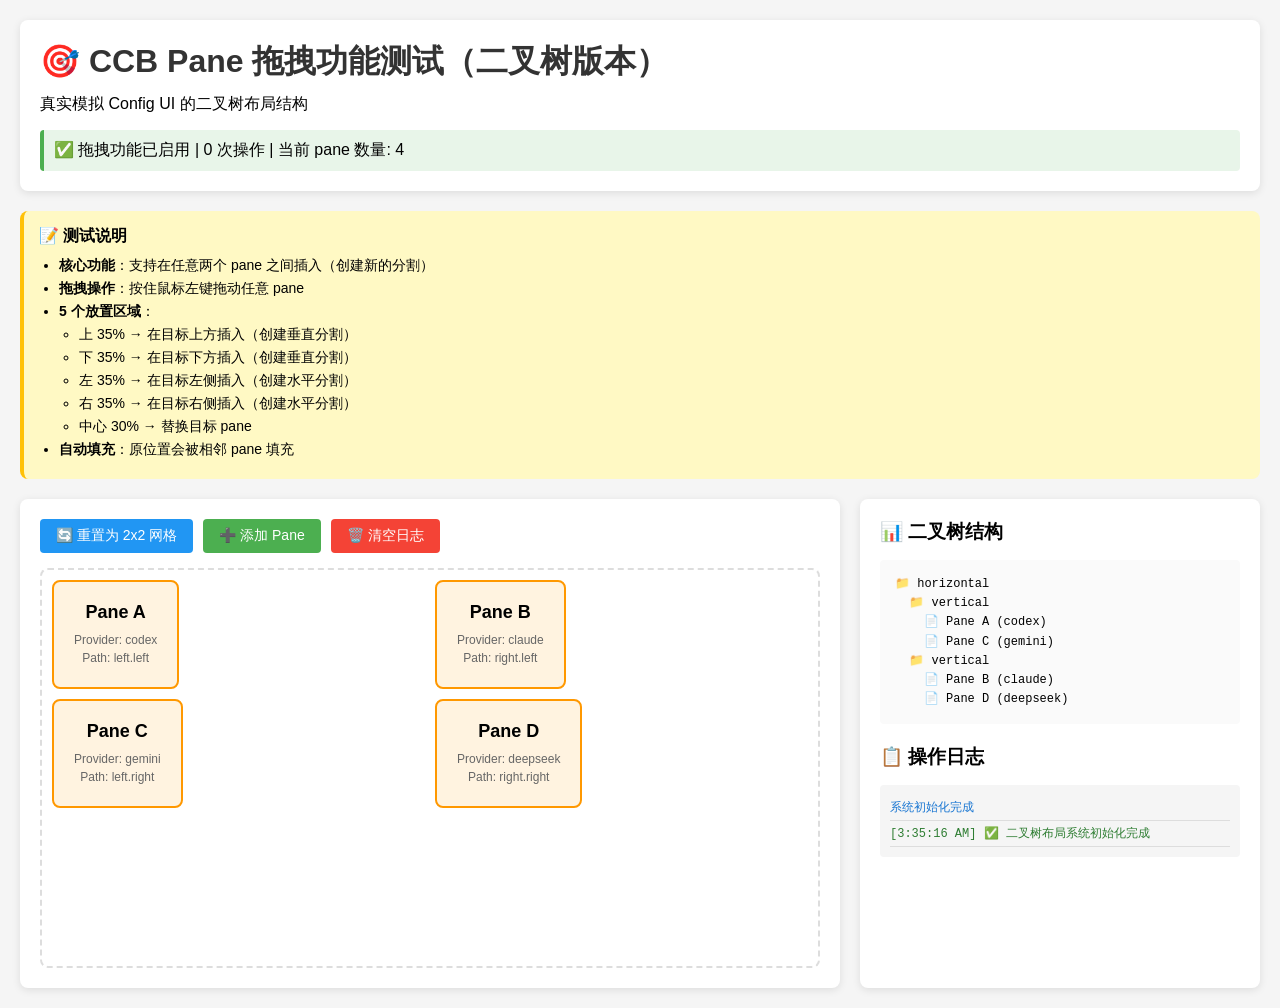
<file: assets/config_ui/drag-test-tree.html>
<!DOCTYPE html>
<html lang="zh-CN">
<head>
  <meta charset="UTF-8">
  <meta name="viewport" content="width=device-width, initial-scale=1.0">
  <title>Pane 拖拽功能测试（二叉树版本）</title>
  <style>
    * {
      box-sizing: border-box;
      margin: 0;
      padding: 0;
    }

    body {
      font-family: -apple-system, BlinkMacSystemFont, "Segoe UI", sans-serif;
      background: #f5f5f5;
      padding: 20px;
    }

    .container {
      max-width: 1400px;
      margin: 0 auto;
    }

    .header {
      background: white;
      padding: 20px;
      border-radius: 8px;
      margin-bottom: 20px;
      box-shadow: 0 2px 8px rgba(0,0,0,0.1);
    }

    h1 {
      margin-bottom: 10px;
      color: #333;
    }

    .status {
      padding: 10px;
      background: #e8f5e9;
      border-left: 4px solid #4caf50;
      margin-top: 15px;
      border-radius: 4px;
    }

    .main-content {
      display: grid;
      grid-template-columns: 1fr 400px;
      gap: 20px;
    }

    .layout-container {
      background: white;
      padding: 20px;
      border-radius: 8px;
      box-shadow: 0 2px 8px rgba(0,0,0,0.1);
    }

    .sidebar {
      background: white;
      padding: 20px;
      border-radius: 8px;
      box-shadow: 0 2px 8px rgba(0,0,0,0.1);
    }

    .toolbar {
      margin-bottom: 15px;
      display: flex;
      gap: 10px;
      flex-wrap: wrap;
    }

    .btn {
      padding: 8px 16px;
      background: #2196f3;
      color: white;
      border: none;
      border-radius: 4px;
      cursor: pointer;
      font-size: 14px;
    }

    .btn:hover {
      background: #1976d2;
    }

    .btn-success {
      background: #4caf50;
    }

    .btn-success:hover {
      background: #388e3c;
    }

    .btn-danger {
      background: #f44336;
    }

    .btn-danger:hover {
      background: #d32f2f;
    }

    /* 布局渲染样式 */
    #layoutPreview {
      min-height: 400px;
      border: 2px dashed #ddd;
      border-radius: 8px;
      padding: 10px;
    }

    .layout-node {
      display: flex;
      height: 100%;
      position: relative;
    }

    .layout-node.branch {
      gap: 10px;
    }

    .layout-node.branch.horizontal {
      flex-direction: row;
    }

    .layout-node.branch.vertical {
      flex-direction: column;
    }

    .layout-node.branch > * {
      flex: 1;
    }

    .pane {
      display: flex;
      flex-direction: column;
      justify-content: center;
      align-items: center;
      background: #fff3e0;
      border: 2px solid #ff9800;
      border-radius: 8px;
      padding: 20px;
      cursor: move;
      user-select: none;
      transition: all 0.15s ease;
      min-height: 100px;
    }

    .pane[draggable="true"] {
      cursor: grab;
    }

    .pane[draggable="true"]:active {
      cursor: grabbing;
    }

    .pane:hover {
      background: #ffe0b2;
      transform: scale(1.02);
    }

    .pane.dragging {
      opacity: 0.4;
      cursor: grabbing;
      transform: scale(0.95);
    }

    .pane.drag-over {
      border-color: #2196f3;
      box-shadow: inset 0 0 0 2px #2196f3;
      background: #e3f2fd;
    }

    .pane-name {
      font-size: 18px;
      font-weight: bold;
      margin-bottom: 8px;
    }

    .pane-meta {
      font-size: 12px;
      color: #666;
      margin: 2px 0;
    }

    .drop-indicator {
      position: absolute;
      background: #2196f3;
      opacity: 0.7;
      z-index: 100;
      pointer-events: none;
      box-shadow: 0 0 8px rgba(33, 150, 243, 0.5);
    }

    .drop-indicator.vertical {
      height: 4px;
      width: 100%;
      left: 0;
      border-radius: 2px;
    }

    .drop-indicator.horizontal {
      width: 4px;
      height: 100%;
      top: 0;
      border-radius: 2px;
    }

    .drop-indicator.top { top: -2px; }
    .drop-indicator.bottom { bottom: -2px; }
    .drop-indicator.left { left: -2px; }
    .drop-indicator.right { right: -2px; }

    .log {
      background: #f5f5f5;
      padding: 10px;
      border-radius: 4px;
      max-height: 300px;
      overflow-y: auto;
      font-family: monospace;
      font-size: 12px;
      margin-top: 15px;
    }

    .log-entry {
      padding: 4px 0;
      border-bottom: 1px solid #ddd;
    }

    .log-entry.success {
      color: #2e7d32;
    }

    .log-entry.info {
      color: #1976d2;
    }

    .tree-view {
      background: #fafafa;
      padding: 15px;
      border-radius: 4px;
      font-family: monospace;
      font-size: 12px;
      margin-top: 15px;
      overflow-x: auto;
    }

    .tree-view pre {
      margin: 0;
      line-height: 1.6;
    }

    .instructions {
      background: #fff9c4;
      padding: 15px;
      border-radius: 8px;
      margin-bottom: 20px;
      border-left: 4px solid #ffc107;
    }

    .instructions h3 {
      margin-bottom: 10px;
      font-size: 16px;
    }

    .instructions ul {
      margin-left: 20px;
      font-size: 14px;
    }

    .instructions li {
      margin: 5px 0;
    }
  </style>
</head>
<body>
  <div class="container">
    <div class="header">
      <h1>🎯 CCB Pane 拖拽功能测试（二叉树版本）</h1>
      <p>真实模拟 Config UI 的二叉树布局结构</p>
      <div class="status">
        ✅ 拖拽功能已启用 | <span id="operationCount">0</span> 次操作 | 当前 pane 数量: <span id="paneCount">4</span>
      </div>
    </div>

    <div class="instructions">
      <h3>📝 测试说明</h3>
      <ul>
        <li><strong>核心功能</strong>：支持在任意两个 pane 之间插入（创建新的分割）</li>
        <li><strong>拖拽操作</strong>：按住鼠标左键拖动任意 pane</li>
        <li><strong>5 个放置区域</strong>：
          <ul>
            <li>上 35% → 在目标上方插入（创建垂直分割）</li>
            <li>下 35% → 在目标下方插入（创建垂直分割）</li>
            <li>左 35% → 在目标左侧插入（创建水平分割）</li>
            <li>右 35% → 在目标右侧插入（创建水平分割）</li>
            <li>中心 30% → 替换目标 pane</li>
          </ul>
        </li>
        <li><strong>自动填充</strong>：原位置会被相邻 pane 填充</li>
      </ul>
    </div>

    <div class="main-content">
      <div class="layout-container">
        <div class="toolbar">
          <button class="btn" onclick="resetLayout()">🔄 重置为 2x2 网格</button>
          <button class="btn btn-success" onclick="addPane()">➕ 添加 Pane</button>
          <button class="btn btn-danger" onclick="clearLog()">🗑️ 清空日志</button>
        </div>

        <div id="layoutPreview"></div>
      </div>

      <div class="sidebar">
        <h3>📊 二叉树结构</h3>
        <div class="tree-view" id="treeView"></div>

        <h3 style="margin-top: 20px;">📋 操作日志</h3>
        <div class="log" id="log">
          <div class="log-entry info">系统初始化完成</div>
        </div>
      </div>
    </div>
  </div>

  <script>
    // ========================================================================
    // 二叉树数据结构
    // ========================================================================

    let tree = {
      kind: "horizontal",
      left: {
        kind: "vertical",
        left: { kind: "leaf", name: "Pane A", provider: "codex" },
        right: { kind: "leaf", name: "Pane C", provider: "gemini" }
      },
      right: {
        kind: "vertical",
        left: { kind: "leaf", name: "Pane B", provider: "claude" },
        right: { kind: "leaf", name: "Pane D", provider: "deepseek" }
      }
    };

    let dragState = {
      draggedPath: null,
      draggedNode: null,
      targetPath: null,
      dropPosition: null
    };

    let operationCount = 0;
    let nextPaneId = 5;

    // ========================================================================
    // 工具函数
    // ========================================================================

    function clone(obj) {
      return JSON.parse(JSON.stringify(obj));
    }

    function pathKey(path) {
      return path.join(".");
    }

    function nodeAtPath(tree, path) {
      let node = tree;
      for (const step of path) {
        if (!node || node.kind === "leaf") return null;
        node = node[step];
      }
      return node;
    }

    function replaceNodeAtPath(tree, path, newNode) {
      if (path.length === 0) return clone(newNode);

      const newTree = clone(tree);
      let node = newTree;

      for (let i = 0; i < path.length - 1; i++) {
        node = node[path[i]];
      }

      node[path[path.length - 1]] = clone(newNode);
      return newTree;
    }

    function findNodePath(tree, nodeName, currentPath = []) {
      if (!tree) return null;

      if (tree.kind === "leaf") {
        return tree.name === nodeName ? currentPath : null;
      }

      const leftPath = findNodePath(tree.left, nodeName, [...currentPath, "left"]);
      if (leftPath) return leftPath;

      return findNodePath(tree.right, nodeName, [...currentPath, "right"]);
    }

    function countPanes(tree) {
      if (!tree) return 0;
      if (tree.kind === "leaf") return 1;
      return countPanes(tree.left) + countPanes(tree.right);
    }

    function removePaneFromTree(tree, path) {
      if (!path || path.length === 0) {
        return tree;
      }

      const parentPath = path.slice(0, -1);
      const side = path[path.length - 1];

      if (parentPath.length === 0) {
        const parent = tree;
        if (parent.kind === "leaf") return tree;
        const sibling = clone(parent[side === "left" ? "right" : "left"]);
        return sibling;
      }

      const parent = nodeAtPath(tree, parentPath);
      if (!parent || parent.kind === "leaf") return tree;

      const sibling = clone(parent[side === "left" ? "right" : "left"]);
      return replaceNodeAtPath(tree, parentPath, sibling);
    }

    function insertPaneAtPosition(tree, targetPath, newNode, position) {
      const target = nodeAtPath(tree, targetPath);
      if (!target) return tree;

      if (position === "center") {
        return replaceNodeAtPath(tree, targetPath, clone(newNode));
      }

      const kind = (position === "top" || position === "bottom") ? "vertical" : "horizontal";
      const isLeft = (position === "top" || position === "left");

      const newBranch = {
        kind,
        left: isLeft ? clone(newNode) : clone(target),
        right: isLeft ? clone(target) : clone(newNode)
      };

      return replaceNodeAtPath(tree, targetPath, newBranch);
    }

    function isSamePath(path1, path2) {
      if (!path1 || !path2) return false;
      if (path1.length !== path2.length) return false;
      return path1.every((part, index) => part === path2[index]);
    }

    function isAncestorPath(ancestorPath, descendantPath) {
      if (!ancestorPath || !descendantPath) return false;
      if (ancestorPath.length >= descendantPath.length) return false;
      return ancestorPath.every((part, index) => part === descendantPath[index]);
    }

    // ========================================================================
    // 渲染函数
    // ========================================================================

    function renderTreeHtml(node, path = []) {
      if (node.kind !== "leaf") {
        return `<div class="layout-node branch ${node.kind}">
          ${renderTreeHtml(node.left, [...path, "left"])}
          ${renderTreeHtml(node.right, [...path, "right"])}
        </div>`;
      }

      const pathStr = pathKey(path);
      return `<div class="layout-node">
        <button
          type="button"
          class="pane"
          data-pane-path="${pathStr}"
          draggable="true"
          data-drag-agent="${node.name}"
        >
          <div class="pane-name">${node.name}</div>
          <div class="pane-meta">Provider: ${node.provider}</div>
          <div class="pane-meta">Path: ${pathStr}</div>
        </button>
      </div>`;
    }

    function renderTree() {
      const container = document.getElementById('layoutPreview');
      container.innerHTML = renderTreeHtml(tree);
      bindPaneDragDrop(container);

      // 更新统计
      document.getElementById('paneCount').textContent = countPanes(tree);
      renderTreeStructure();
    }

    function renderTreeStructure() {
      const treeView = document.getElementById('treeView');

      function treeToString(node, indent = 0) {
        const prefix = '  '.repeat(indent);
        if (node.kind === "leaf") {
          return `${prefix}📄 ${node.name} (${node.provider})`;
        }
        return `${prefix}📁 ${node.kind}\n${treeToString(node.left, indent + 1)}\n${treeToString(node.right, indent + 1)}`;
      }

      treeView.innerHTML = `<pre>${treeToString(tree)}</pre>`;
    }

    // ========================================================================
    // 拖拽逻辑
    // ========================================================================

    function calculateDropPosition(targetElement, event) {
      const rect = targetElement.getBoundingClientRect();
      const x = event.clientX - rect.left;
      const y = event.clientY - rect.top;
      const width = rect.width;
      const height = rect.height;
      const threshold = 0.35;

      if (y < height * threshold) return "top";
      if (y > height * (1 - threshold)) return "bottom";
      if (x < width * threshold) return "left";
      if (x > width * (1 - threshold)) return "right";
      return "center";
    }

    function showDropIndicator(targetPane, position) {
      removeDropIndicators();
      if (position === "center") return;

      const container = targetPane.closest(".layout-node");
      if (!container) return;

      const indicator = document.createElement("div");
      indicator.className = `drop-indicator ${
        position === "top" || position === "bottom" ? "vertical" : "horizontal"
      } ${position}`;

      container.style.position = "relative";
      container.appendChild(indicator);
    }

    function removeDropIndicators() {
      document.querySelectorAll(".drop-indicator").forEach((el) => el.remove());
    }

    function performPaneDrop(fromPath, toPath, position) {
      if (isSamePath(fromPath, toPath)) {
        return;
      }

      if (isAncestorPath(fromPath, toPath)) {
        logAction('❌ 不能拖拽到自己的子节点', 'error');
        return;
      }

      const draggedNode = clone(nodeAtPath(tree, fromPath));
      if (!draggedNode) {
        logAction('❌ 找不到被拖拽的节点', 'error');
        return;
      }

      // 先保存目标节点信息（在移除之前）
      const targetNode = nodeAtPath(tree, toPath);
      if (!targetNode) {
        logAction('❌ 找不到目标节点', 'error');
        return;
      }
      const targetNodeName = targetNode.name;

      logAction(`📋 拖拽前: ${draggedNode.name} (${pathKey(fromPath)}) → ${targetNodeName} (${pathKey(toPath)})`, 'info');

      // 移除被拖拽的节点
      tree = removePaneFromTree(tree, fromPath);

      // 重新查找目标节点的新路径（因为树结构改变了）
      const newToPath = findNodePath(tree, targetNodeName);
      if (!newToPath) {
        logAction(`❌ 移除后找不到目标节点 ${targetNodeName}`, 'error');
        return;
      }

      logAction(`📋 拖拽后目标新路径: ${pathKey(newToPath)}`, 'info');

      // 在新位置插入
      tree = insertPaneAtPosition(tree, newToPath, draggedNode, position);

      operationCount++;
      document.getElementById('operationCount').textContent = operationCount;

      const positionName = { top: '上方', bottom: '下方', left: '左侧', right: '右侧', center: '替换' }[position];
      logAction(`✅ ${draggedNode.name} → ${targetNodeName} (${positionName})`, 'success');

      renderTree();
    }

    function bindPaneDragDrop(container) {
      if (!container) return;

      const panes = container.querySelectorAll(".pane[draggable]");

      panes.forEach((pane) => {
        pane.addEventListener("dragstart", (event) => {
          const pathStr = pane.dataset.panePath;
          if (!pathStr) return;

          dragState.draggedPath = pathStr.split(".");
          dragState.draggedNode = nodeAtPath(tree, dragState.draggedPath);

          pane.classList.add("dragging");
          event.dataTransfer.effectAllowed = "move";
          event.dataTransfer.setData("text/plain", pane.dataset.dragAgent || "pane");

          logAction(`🖱️ 开始拖拽: ${dragState.draggedNode.name}`, 'info');
        });

        pane.addEventListener("dragend", (event) => {
          pane.classList.remove("dragging");
          container.querySelectorAll(".pane").forEach((p) => {
            p.classList.remove("drag-over");
          });
          removeDropIndicators();

          dragState = {
            draggedPath: null,
            draggedNode: null,
            targetPath: null,
            dropPosition: null
          };
        });

        pane.addEventListener("dragenter", (event) => {
          if (!dragState.draggedPath) return;

          const targetPathStr = pane.dataset.panePath;
          if (!targetPathStr) return;

          const targetPath = targetPathStr.split(".");

          if (isSamePath(dragState.draggedPath, targetPath)) return;
          if (isAncestorPath(dragState.draggedPath, targetPath)) return;

          event.preventDefault();
          pane.classList.add("drag-over");
        });

        pane.addEventListener("dragover", (event) => {
          if (!dragState.draggedPath) return;

          const targetPathStr = pane.dataset.panePath;
          if (!targetPathStr) return;

          const targetPath = targetPathStr.split(".");

          if (isSamePath(dragState.draggedPath, targetPath)) return;
          if (isAncestorPath(dragState.draggedPath, targetPath)) return;

          event.preventDefault();
          event.dataTransfer.dropEffect = "move";

          const position = calculateDropPosition(pane, event);
          dragState.targetPath = targetPath;
          dragState.dropPosition = position;

          showDropIndicator(pane, position);
        });

        pane.addEventListener("dragleave", (event) => {
          if (event.target === pane && !pane.contains(event.relatedTarget)) {
            pane.classList.remove("drag-over");
          }
        });

        pane.addEventListener("drop", (event) => {
          event.preventDefault();
          event.stopPropagation();

          pane.classList.remove("drag-over");
          removeDropIndicators();

          if (!dragState.draggedPath || !dragState.targetPath || !dragState.dropPosition) {
            return;
          }

          performPaneDrop(
            dragState.draggedPath,
            dragState.targetPath,
            dragState.dropPosition
          );
        });
      });
    }

    // ========================================================================
    // 按钮操作
    // ========================================================================

    function resetLayout() {
      tree = {
        kind: "horizontal",
        left: {
          kind: "vertical",
          left: { kind: "leaf", name: "Pane A", provider: "codex" },
          right: { kind: "leaf", name: "Pane C", provider: "gemini" }
        },
        right: {
          kind: "vertical",
          left: { kind: "leaf", name: "Pane B", provider: "claude" },
          right: { kind: "leaf", name: "Pane D", provider: "deepseek" }
        }
      };
      operationCount = 0;
      nextPaneId = 5;
      document.getElementById('operationCount').textContent = operationCount;
      logAction('🔄 布局已重置为 2x2 网格', 'info');
      renderTree();
    }

    function addPane() {
      const providers = ['codex', 'claude', 'gemini', 'deepseek', 'opencode'];
      const newPane = {
        kind: "leaf",
        name: `Pane ${String.fromCharCode(64 + nextPaneId)}`,
        provider: providers[(nextPaneId - 1) % providers.length]
      };

      // 在根节点右侧添加
      tree = {
        kind: "horizontal",
        left: clone(tree),
        right: newPane
      };

      nextPaneId++;
      logAction(`➕ 添加了 ${newPane.name}`, 'success');
      renderTree();
    }

    function clearLog() {
      document.getElementById('log').innerHTML = '<div class="log-entry info">日志已清空</div>';
    }

    function logAction(message, type = 'info') {
      const log = document.getElementById('log');
      const entry = document.createElement('div');
      entry.className = `log-entry ${type}`;
      const time = new Date().toLocaleTimeString();
      entry.textContent = `[${time}] ${message}`;
      log.appendChild(entry);
      log.scrollTop = log.scrollHeight;
    }

    // ========================================================================
    // 初始化
    // ========================================================================

    renderTree();
    logAction('✅ 二叉树布局系统初始化完成', 'success');
  </script>
</body>
</html>
</file>
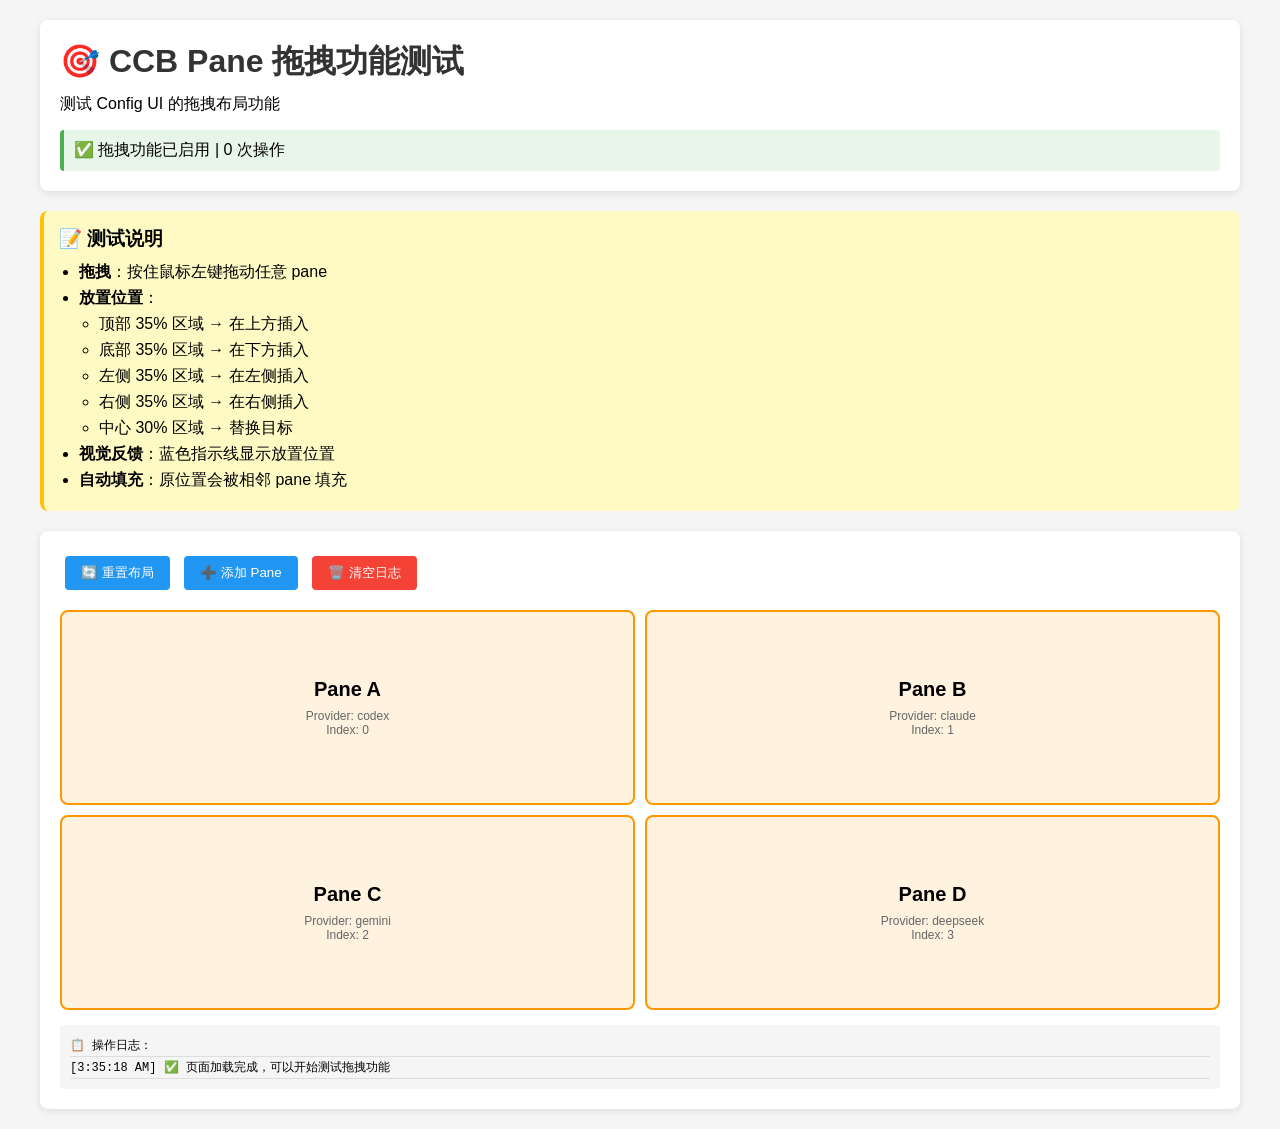
<file: assets/config_ui/drag-test.html>
<!DOCTYPE html>
<html lang="zh-CN">
<head>
  <meta charset="UTF-8">
  <meta name="viewport" content="width=device-width, initial-scale=1.0">
  <title>Pane 拖拽功能测试</title>
  <style>
    * {
      box-sizing: border-box;
      margin: 0;
      padding: 0;
    }

    body {
      font-family: -apple-system, BlinkMacSystemFont, "Segoe UI", sans-serif;
      background: #f5f5f5;
      padding: 20px;
    }

    .container {
      max-width: 1200px;
      margin: 0 auto;
    }

    .header {
      background: white;
      padding: 20px;
      border-radius: 8px;
      margin-bottom: 20px;
      box-shadow: 0 2px 8px rgba(0,0,0,0.1);
    }

    h1 {
      margin-bottom: 10px;
      color: #333;
    }

    .status {
      padding: 10px;
      background: #e8f5e9;
      border-left: 4px solid #4caf50;
      margin-top: 15px;
      border-radius: 4px;
    }

    .layout-container {
      background: white;
      padding: 20px;
      border-radius: 8px;
      box-shadow: 0 2px 8px rgba(0,0,0,0.1);
      min-height: 500px;
    }

    .layout-grid {
      display: grid;
      grid-template-columns: 1fr 1fr;
      gap: 10px;
      height: 400px;
    }

    .pane {
      display: flex;
      flex-direction: column;
      justify-content: center;
      align-items: center;
      background: #fff3e0;
      border: 2px solid #ff9800;
      border-radius: 8px;
      padding: 20px;
      cursor: move;
      user-select: none;
      transition: all 0.15s ease;
    }

    .pane:hover {
      background: #ffe0b2;
      transform: scale(1.02);
    }

    .pane.dragging {
      opacity: 0.4;
      cursor: grabbing;
    }

    .pane.drag-over {
      border-color: #2196f3;
      box-shadow: inset 0 0 0 2px #2196f3;
      background: #e3f2fd;
    }

    .pane-name {
      font-size: 20px;
      font-weight: bold;
      margin-bottom: 8px;
    }

    .pane-meta {
      font-size: 12px;
      color: #666;
    }

    .drop-indicator {
      position: absolute;
      background: #2196f3;
      opacity: 0.7;
      z-index: 100;
      pointer-events: none;
      box-shadow: 0 0 8px rgba(33, 150, 243, 0.5);
    }

    .drop-indicator.vertical {
      height: 4px;
      width: 100%;
      left: 0;
      border-radius: 2px;
    }

    .drop-indicator.horizontal {
      width: 4px;
      height: 100%;
      top: 0;
      border-radius: 2px;
    }

    .drop-indicator.top { top: -2px; }
    .drop-indicator.bottom { bottom: -2px; }
    .drop-indicator.left { left: -2px; }
    .drop-indicator.right { right: -2px; }

    .instructions {
      background: #fff9c4;
      padding: 15px;
      border-radius: 8px;
      margin-bottom: 20px;
      border-left: 4px solid #ffc107;
    }

    .instructions h3 {
      margin-bottom: 10px;
    }

    .instructions ul {
      margin-left: 20px;
    }

    .instructions li {
      margin: 5px 0;
    }

    .relative {
      position: relative;
    }

    .btn {
      padding: 8px 16px;
      background: #2196f3;
      color: white;
      border: none;
      border-radius: 4px;
      cursor: pointer;
      margin: 5px;
    }

    .btn:hover {
      background: #1976d2;
    }

    .btn-danger {
      background: #f44336;
    }

    .btn-danger:hover {
      background: #d32f2f;
    }

    .toolbar {
      margin-bottom: 15px;
    }

    .log {
      background: #f5f5f5;
      padding: 10px;
      border-radius: 4px;
      margin-top: 15px;
      max-height: 200px;
      overflow-y: auto;
      font-family: monospace;
      font-size: 12px;
    }

    .log-entry {
      padding: 2px 0;
      border-bottom: 1px solid #ddd;
    }
  </style>
</head>
<body>
  <div class="container">
    <div class="header">
      <h1>🎯 CCB Pane 拖拽功能测试</h1>
      <p>测试 Config UI 的拖拽布局功能</p>
      <div class="status">
        ✅ 拖拽功能已启用 | <span id="operationCount">0</span> 次操作
      </div>
    </div>

    <div class="instructions">
      <h3>📝 测试说明</h3>
      <ul>
        <li><strong>拖拽</strong>：按住鼠标左键拖动任意 pane</li>
        <li><strong>放置位置</strong>：
          <ul>
            <li>顶部 35% 区域 → 在上方插入</li>
            <li>底部 35% 区域 → 在下方插入</li>
            <li>左侧 35% 区域 → 在左侧插入</li>
            <li>右侧 35% 区域 → 在右侧插入</li>
            <li>中心 30% 区域 → 替换目标</li>
          </ul>
        </li>
        <li><strong>视觉反馈</strong>：蓝色指示线显示放置位置</li>
        <li><strong>自动填充</strong>：原位置会被相邻 pane 填充</li>
      </ul>
    </div>

    <div class="layout-container">
      <div class="toolbar">
        <button class="btn" onclick="resetLayout()">🔄 重置布局</button>
        <button class="btn" onclick="addPane()">➕ 添加 Pane</button>
        <button class="btn btn-danger" onclick="clearLog()">🗑️ 清空日志</button>
      </div>

      <div id="layoutGrid" class="layout-grid"></div>

      <div class="log" id="log">
        <div class="log-entry">📋 操作日志：</div>
      </div>
    </div>
  </div>

  <script>
    // 简化的状态管理
    let panes = [
      { id: 1, name: 'Pane A', provider: 'codex' },
      { id: 2, name: 'Pane B', provider: 'claude' },
      { id: 3, name: 'Pane C', provider: 'gemini' },
      { id: 4, name: 'Pane D', provider: 'deepseek' }
    ];

    let dragState = {
      draggedId: null,
      targetId: null,
      position: null
    };

    let operationCount = 0;

    // 渲染布局
    function renderLayout() {
      const container = document.getElementById('layoutGrid');
      container.innerHTML = '';

      panes.forEach((pane, index) => {
        const paneEl = document.createElement('div');
        paneEl.className = 'pane relative';
        paneEl.draggable = true;
        paneEl.dataset.paneId = pane.id;
        paneEl.innerHTML = `
          <div class="pane-name">${pane.name}</div>
          <div class="pane-meta">Provider: ${pane.provider}</div>
          <div class="pane-meta">Index: ${index}</div>
        `;

        bindDragEvents(paneEl);
        container.appendChild(paneEl);
      });

      updateGridLayout();
    }

    // 更新网格布局
    function updateGridLayout() {
      const container = document.getElementById('layoutGrid');
      const count = panes.length;

      if (count <= 2) {
        container.style.gridTemplateColumns = '1fr 1fr';
      } else if (count === 3) {
        container.style.gridTemplateColumns = '1fr 1fr';
        container.children[2].style.gridColumn = '1 / -1';
      } else {
        container.style.gridTemplateColumns = '1fr 1fr';
      }
    }

    // 绑定拖拽事件
    function bindDragEvents(paneEl) {
      paneEl.addEventListener('dragstart', (e) => {
        dragState.draggedId = parseInt(paneEl.dataset.paneId);
        paneEl.classList.add('dragging');
        e.dataTransfer.effectAllowed = 'move';
        logAction(`开始拖拽: ${paneEl.querySelector('.pane-name').textContent}`);
      });

      paneEl.addEventListener('dragend', (e) => {
        paneEl.classList.remove('dragging');
        document.querySelectorAll('.pane').forEach(p => p.classList.remove('drag-over'));
        removeDropIndicators();
        dragState = { draggedId: null, targetId: null, position: null };
      });

      paneEl.addEventListener('dragenter', (e) => {
        if (dragState.draggedId && parseInt(paneEl.dataset.paneId) !== dragState.draggedId) {
          e.preventDefault();
          paneEl.classList.add('drag-over');
        }
      });

      paneEl.addEventListener('dragover', (e) => {
        const targetId = parseInt(paneEl.dataset.paneId);
        if (dragState.draggedId && targetId !== dragState.draggedId) {
          e.preventDefault();
          e.dataTransfer.dropEffect = 'move';

          const position = calculateDropPosition(paneEl, e);
          dragState.targetId = targetId;
          dragState.position = position;

          showDropIndicator(paneEl, position);
        }
      });

      paneEl.addEventListener('dragleave', (e) => {
        if (e.target === paneEl && !paneEl.contains(e.relatedTarget)) {
          paneEl.classList.remove('drag-over');
        }
      });

      paneEl.addEventListener('drop', (e) => {
        e.preventDefault();
        paneEl.classList.remove('drag-over');
        removeDropIndicators();

        if (dragState.draggedId && dragState.targetId && dragState.position) {
          performDrop();
        }
      });
    }

    // 计算放置位置
    function calculateDropPosition(element, event) {
      const rect = element.getBoundingClientRect();
      const x = event.clientX - rect.left;
      const y = event.clientY - rect.top;
      const width = rect.width;
      const height = rect.height;
      const threshold = 0.35;

      if (y < height * threshold) return 'top';
      if (y > height * (1 - threshold)) return 'bottom';
      if (x < width * threshold) return 'left';
      if (x > width * (1 - threshold)) return 'right';
      return 'center';
    }

    // 显示放置指示器
    function showDropIndicator(element, position) {
      removeDropIndicators();
      if (position === 'center') return;

      const indicator = document.createElement('div');
      indicator.className = `drop-indicator ${
        position === 'top' || position === 'bottom' ? 'vertical' : 'horizontal'
      } ${position}`;

      element.appendChild(indicator);
    }

    // 移除放置指示器
    function removeDropIndicators() {
      document.querySelectorAll('.drop-indicator').forEach(el => el.remove());
    }

    // 执行拖放
    function performDrop() {
      const fromIndex = panes.findIndex(p => p.id === dragState.draggedId);
      const toIndex = panes.findIndex(p => p.id === dragState.targetId);

      if (fromIndex === -1 || toIndex === -1) return;

      const draggedPane = panes[fromIndex];
      const targetPane = panes[toIndex];
      const position = dragState.position;

      logAction(`拖放: ${draggedPane.name} → ${targetPane.name} (${position})`);

      // 简化版：交换位置
      if (position === 'center') {
        [panes[fromIndex], panes[toIndex]] = [panes[toIndex], panes[fromIndex]];
      } else {
        // 移动到目标位置
        panes.splice(fromIndex, 1);
        const newToIndex = panes.findIndex(p => p.id === dragState.targetId);

        if (position === 'top' || position === 'left') {
          panes.splice(newToIndex, 0, draggedPane);
        } else {
          panes.splice(newToIndex + 1, 0, draggedPane);
        }
      }

      operationCount++;
      document.getElementById('operationCount').textContent = operationCount;
      renderLayout();
    }

    // 重置布局
    function resetLayout() {
      panes = [
        { id: 1, name: 'Pane A', provider: 'codex' },
        { id: 2, name: 'Pane B', provider: 'claude' },
        { id: 3, name: 'Pane C', provider: 'gemini' },
        { id: 4, name: 'Pane D', provider: 'deepseek' }
      ];
      operationCount = 0;
      document.getElementById('operationCount').textContent = operationCount;
      logAction('🔄 布局已重置');
      renderLayout();
    }

    // 添加 Pane
    function addPane() {
      const newId = Math.max(...panes.map(p => p.id)) + 1;
      const providers = ['codex', 'claude', 'gemini', 'deepseek', 'opencode'];
      panes.push({
        id: newId,
        name: `Pane ${String.fromCharCode(64 + newId)}`,
        provider: providers[newId % providers.length]
      });
      logAction(`➕ 添加了 Pane ${String.fromCharCode(64 + newId)}`);
      renderLayout();
    }

    // 日志记录
    function logAction(message) {
      const log = document.getElementById('log');
      const entry = document.createElement('div');
      entry.className = 'log-entry';
      const time = new Date().toLocaleTimeString();
      entry.textContent = `[${time}] ${message}`;
      log.appendChild(entry);
      log.scrollTop = log.scrollHeight;
    }

    // 清空日志
    function clearLog() {
      document.getElementById('log').innerHTML = '<div class="log-entry">📋 操作日志：</div>';
    }

    // 初始化
    renderLayout();
    logAction('✅ 页面加载完成，可以开始测试拖拽功能');
  </script>
</body>
</html>
</file>
